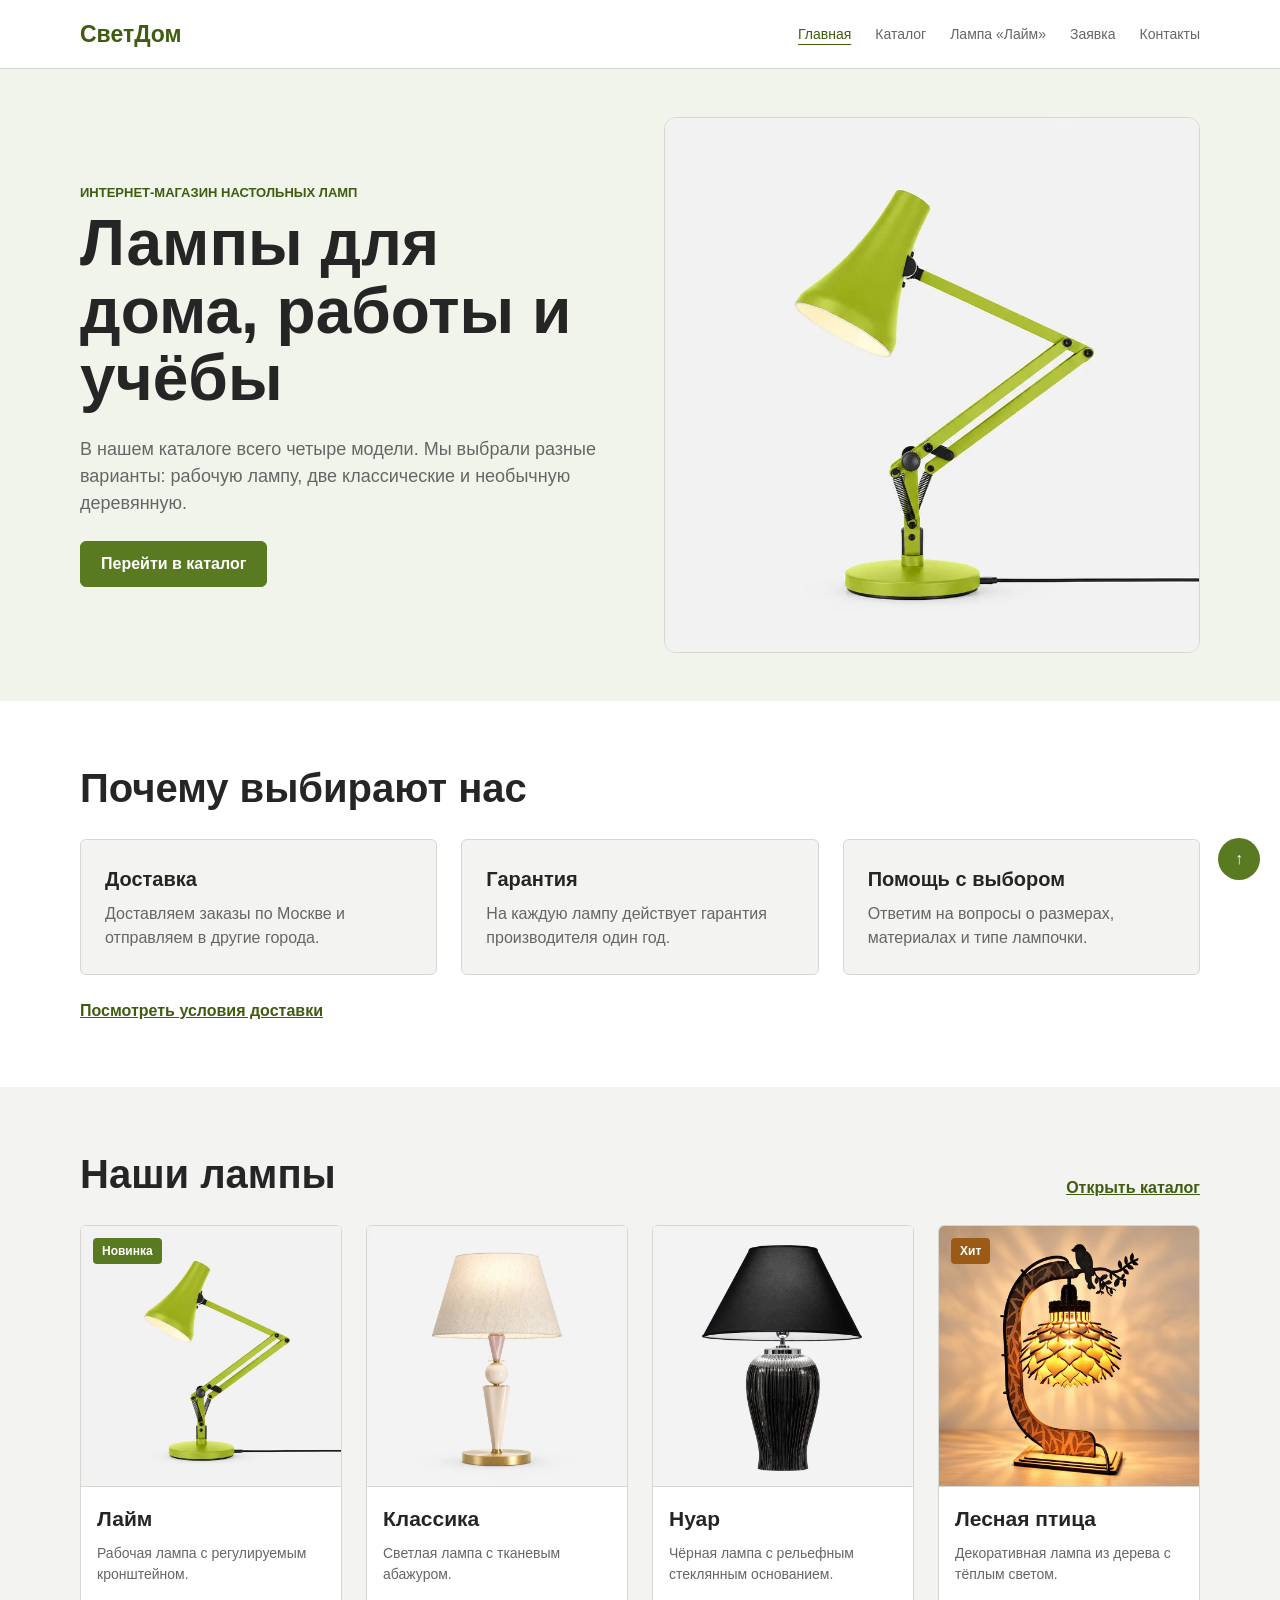
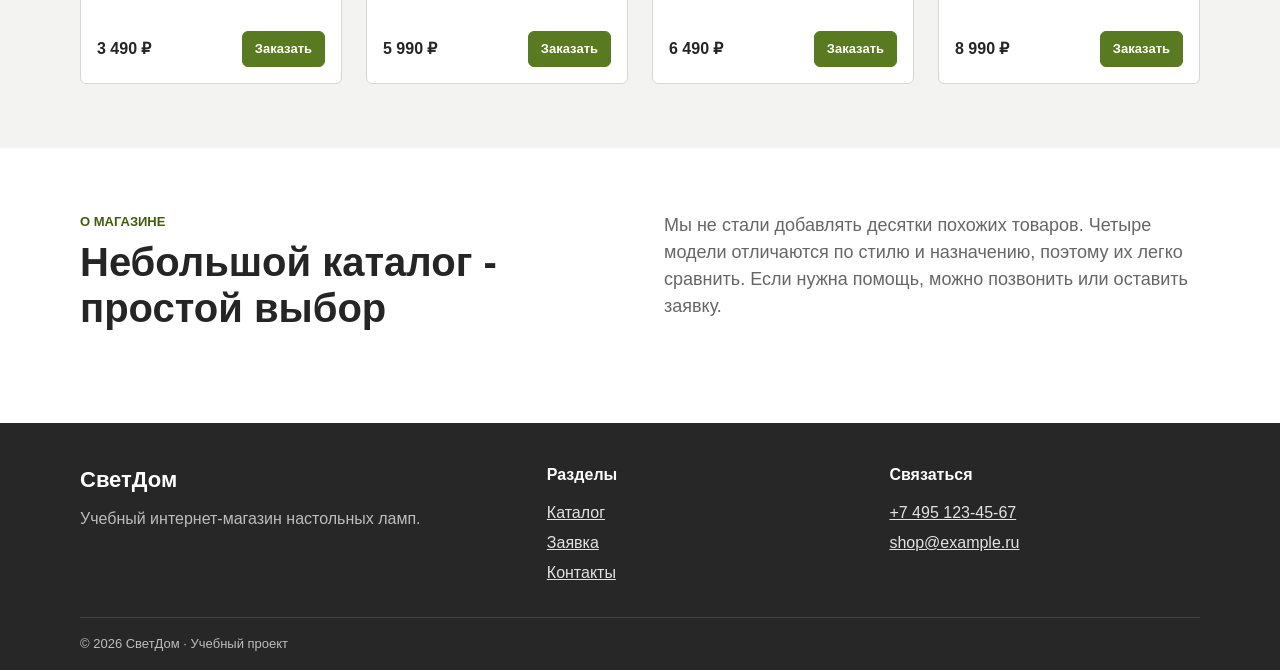
<file: index.html>
<!doctype html>
<html lang="ru">
  <head>
    <meta charset="UTF-8" />
    <meta name="viewport" content="width=device-width, initial-scale=1.0" />
    <meta
      name="description"
      content="СветДом - интернет-магазин настольных ламп для дома, работы и учёбы."
    />
    <title>СветДом - настольные лампы</title>
    <link rel="stylesheet" href="css/style.css" />
  </head>
  <body>
    <a class="skip-link" href="#main-content">Перейти к содержимому</a>

    <header class="site-header">
      <div class="site-header__inner container">
        <a class="site-header__logo" href="index.html">СветДом</a>
        <nav class="site-nav" aria-label="Основная навигация">
          <ul class="site-nav__list">
            <li>
              <a
                class="site-nav__link site-nav__link--active"
                href="index.html"
                aria-current="page"
              >
                Главная
              </a>
            </li>
            <li><a class="site-nav__link" href="catalog.html">Каталог</a></li>
            <li>
              <a class="site-nav__link" href="product.html">Лампа «Лайм»</a>
            </li>
            <li><a class="site-nav__link" href="order.html">Заявка</a></li>
            <li><a class="site-nav__link" href="contacts.html">Контакты</a></li>
          </ul>
        </nav>
      </div>
    </header>

    <main id="main-content">
      <section class="hero">
        <div class="hero__inner container">
          <div class="hero__content">
            <p class="label">Интернет-магазин настольных ламп</p>
            <h1 class="hero__title">Лампы для дома, работы и учёбы</h1>
            <p class="hero__text">
              В нашем каталоге всего четыре модели. Мы выбрали разные варианты: рабочую лампу, две
              классические и необычную деревянную.
            </p>
            <a class="button" href="catalog.html">Перейти в каталог</a>
          </div>
          <img
            class="hero__image"
            src="images/lamp-green.webp"
            alt="Зелёная настольная лампа Лайм"
            width="900"
            height="900"
          />
        </div>
      </section>

      <section class="section" id="advantages">
        <div class="container">
          <h2 class="section__title">Почему выбирают нас</h2>
          <div class="advantages">
            <article class="advantage-card">
              <h3 class="advantage-card__title">Доставка</h3>
              <p class="advantage-card__text">
                Доставляем заказы по Москве и отправляем в другие города.
              </p>
            </article>
            <article class="advantage-card">
              <h3 class="advantage-card__title">Гарантия</h3>
              <p class="advantage-card__text">
                На каждую лампу действует гарантия производителя один год.
              </p>
            </article>
            <article class="advantage-card">
              <h3 class="advantage-card__title">Помощь с выбором</h3>
              <p class="advantage-card__text">
                Ответим на вопросы о размерах, материалах и типе лампочки.
              </p>
            </article>
          </div>
          <a class="simple-link" href="#delivery-modal">Посмотреть условия доставки</a>
        </div>
      </section>

      <section class="section section--gray" id="popular">
        <div class="container">
          <div class="section__header">
            <h2 class="section__title">Наши лампы</h2>
            <a class="simple-link" href="catalog.html">Открыть каталог</a>
          </div>
          <div class="product-grid">
            <article class="product-card product-card--new">
              <span class="product-card__badge">Новинка</span>
              <a href="product.html">
                <img
                  class="product-card__image"
                  src="images/lamp-green.webp"
                  alt="Зелёная рабочая лампа Лайм"
                  width="900"
                  height="900"
                />
              </a>
              <div class="product-card__content">
                <h3 class="product-card__title">
                  <a href="product.html">Лайм</a>
                </h3>
                <p class="product-card__text">Рабочая лампа с регулируемым кронштейном.</p>
                <div class="product-card__bottom">
                  <strong>3 490 ₽</strong>
                  <a class="button button--small" href="order.html#order-form">Заказать</a>
                </div>
              </div>
            </article>
            <article class="product-card">
              <a href="catalog.html">
                <img
                  class="product-card__image"
                  src="images/lamp-beige.webp"
                  alt="Бежевая лампа Классика"
                  width="900"
                  height="900"
                />
              </a>
              <div class="product-card__content">
                <h3 class="product-card__title">
                  <a href="catalog.html">Классика</a>
                </h3>
                <p class="product-card__text">Светлая лампа с тканевым абажуром.</p>
                <div class="product-card__bottom">
                  <strong>5 990 ₽</strong>
                  <a class="button button--small" href="order.html#order-form">Заказать</a>
                </div>
              </div>
            </article>
            <article class="product-card">
              <a href="catalog.html">
                <img
                  class="product-card__image"
                  src="images/lamp-black.webp"
                  alt="Чёрная лампа Нуар"
                  width="900"
                  height="900"
                />
              </a>
              <div class="product-card__content">
                <h3 class="product-card__title">
                  <a href="catalog.html">Нуар</a>
                </h3>
                <p class="product-card__text">Чёрная лампа с рельефным стеклянным основанием.</p>
                <div class="product-card__bottom">
                  <strong>6 490 ₽</strong>
                  <a class="button button--small" href="order.html#order-form">Заказать</a>
                </div>
              </div>
            </article>
            <article class="product-card product-card--hit">
              <span class="product-card__badge">Хит</span>
              <a href="catalog.html">
                <img
                  class="product-card__image"
                  src="images/lamp-bird.webp"
                  alt="Деревянная лампа Лесная птица"
                  width="900"
                  height="900"
                />
              </a>
              <div class="product-card__content">
                <h3 class="product-card__title">
                  <a href="catalog.html">Лесная птица</a>
                </h3>
                <p class="product-card__text">Декоративная лампа из дерева с тёплым светом.</p>
                <div class="product-card__bottom">
                  <strong>8 990 ₽</strong>
                  <a class="button button--small" href="order.html#order-form">Заказать</a>
                </div>
              </div>
            </article>
          </div>
        </div>
      </section>

      <section class="section">
        <div class="about container">
          <div>
            <p class="label">О магазине</p>
            <h2 class="section__title">Небольшой каталог - простой выбор</h2>
          </div>
          <p>
            Мы не стали добавлять десятки похожих товаров. Четыре модели отличаются по стилю и
            назначению, поэтому их легко сравнить. Если нужна помощь, можно позвонить или оставить
            заявку.
          </p>
        </div>
      </section>
    </main>

    <footer class="site-footer">
      <div class="site-footer__inner container">
        <div>
          <strong class="site-footer__logo">СветДом</strong>
          <p>Учебный интернет-магазин настольных ламп.</p>
        </div>
        <div>
          <h2 class="site-footer__title">Разделы</h2>
          <a href="catalog.html">Каталог</a>
          <a href="order.html">Заявка</a>
          <a href="contacts.html">Контакты</a>
        </div>
        <div>
          <h2 class="site-footer__title">Связаться</h2>
          <a href="tel:+74951234567">+7 495 123-45-67</a>
          <a href="mailto:shop@example.ru">shop@example.ru</a>
        </div>
      </div>
      <div class="site-footer__bottom container">© 2026 СветДом · Учебный проект</div>
    </footer>

    <a class="back-to-top" href="#main-content" aria-label="Наверх">↑</a>

    <section class="modal" id="delivery-modal" aria-labelledby="delivery-title">
      <a class="modal__background" href="#advantages" aria-label="Закрыть окно"></a>
      <div class="modal__content">
        <a class="modal__close" href="#advantages" aria-label="Закрыть окно">×</a>
        <h2 id="delivery-title">Условия доставки</h2>
        <p>
          По Москве заказ доставляется за 1-2 дня. В другие города отправляем транспортной
          компанией. Стоимость рассчитывается отдельно.
        </p>
        <a class="button" href="order.html#order-form">Перейти к заявке</a>
      </div>
    </section>
  </body>
</html>
</file>
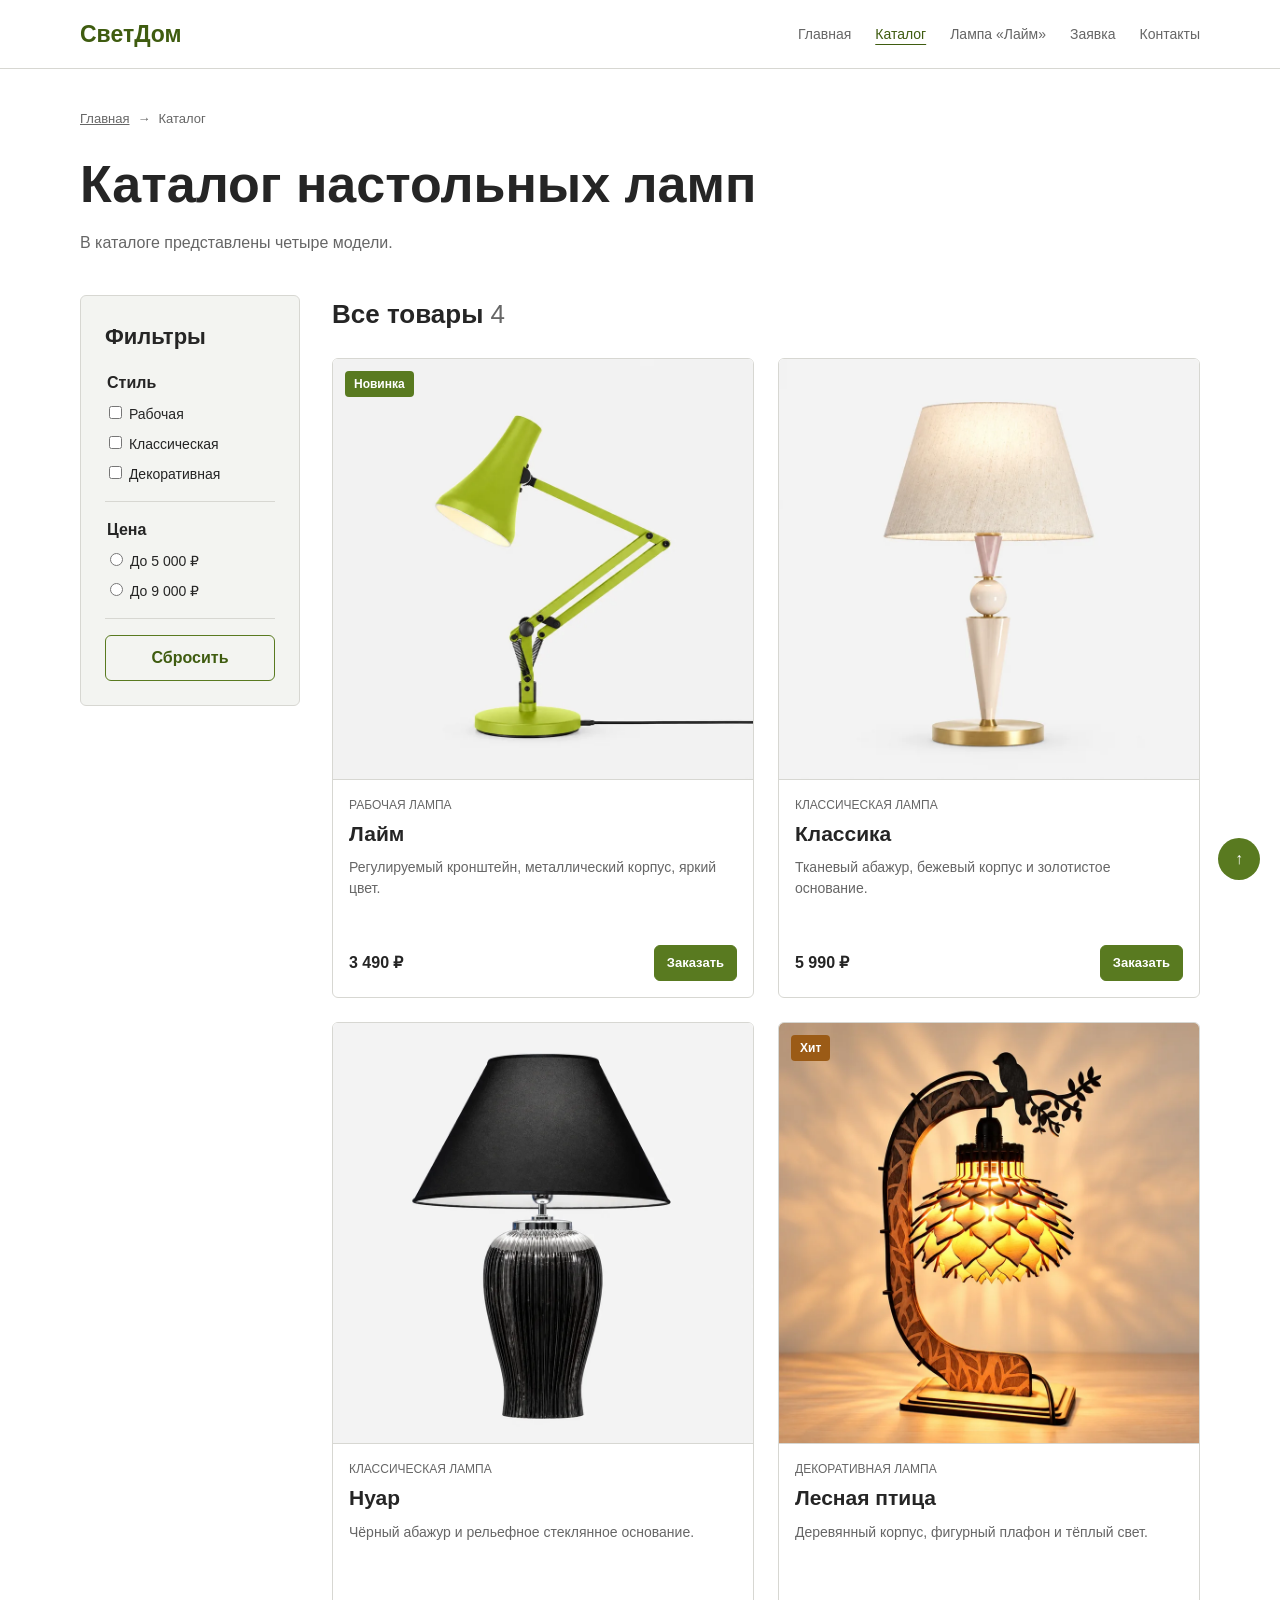
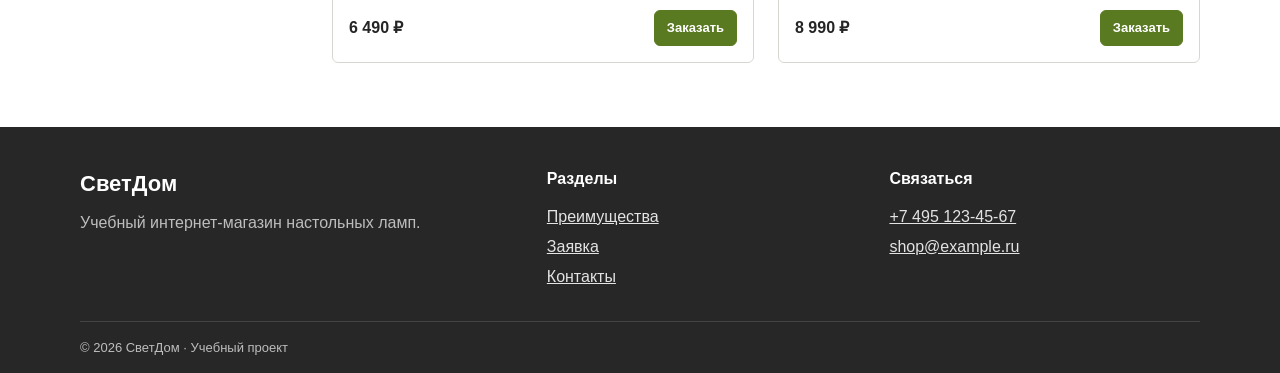
<file: catalog.html>
<!doctype html>
<html lang="ru">
  <head>
    <meta charset="UTF-8" />
    <meta name="viewport" content="width=device-width, initial-scale=1.0" />
    <meta name="description" content="Каталог из четырёх настольных ламп магазина СветДом." />
    <title>Каталог ламп - СветДом</title>
    <link rel="stylesheet" href="css/style.css" />
  </head>
  <body>
    <a class="skip-link" href="#main-content">Перейти к содержимому</a>
    <header class="site-header">
      <div class="site-header__inner container">
        <a class="site-header__logo" href="index.html">СветДом</a>
        <nav class="site-nav" aria-label="Основная навигация">
          <ul class="site-nav__list">
            <li><a class="site-nav__link" href="index.html">Главная</a></li>
            <li>
              <a
                class="site-nav__link site-nav__link--active"
                href="catalog.html"
                aria-current="page"
              >
                Каталог
              </a>
            </li>
            <li>
              <a class="site-nav__link" href="product.html">Лампа «Лайм»</a>
            </li>
            <li><a class="site-nav__link" href="order.html">Заявка</a></li>
            <li><a class="site-nav__link" href="contacts.html">Контакты</a></li>
          </ul>
        </nav>
      </div>
    </header>

    <main id="main-content">
      <div class="page-title container">
        <nav class="breadcrumbs" aria-label="Хлебные крошки">
          <a href="index.html">Главная</a>
          <span>→</span>
          <span aria-current="page">Каталог</span>
        </nav>
        <h1>Каталог настольных ламп</h1>
        <p>В каталоге представлены четыре модели.</p>
      </div>

      <div class="catalog container">
        <aside class="filter">
          <h2 class="filter__title">Фильтры</h2>
          <form class="filter__form">
            <fieldset class="filter__group">
              <legend>Стиль</legend>
              <label for="style-work">
                <input id="style-work" type="checkbox" name="style" value="work" />
                Рабочая
              </label>
              <label for="style-classic">
                <input id="style-classic" type="checkbox" name="style" value="classic" />
                Классическая
              </label>
              <label for="style-decor">
                <input id="style-decor" type="checkbox" name="style" value="decor" />
                Декоративная
              </label>
            </fieldset>
            <fieldset class="filter__group">
              <legend>Цена</legend>
              <label for="price-5000">
                <input id="price-5000" type="radio" name="price" value="5000" />
                До 5 000 ₽
              </label>
              <label for="price-9000">
                <input id="price-9000" type="radio" name="price" value="9000" />
                До 9 000 ₽
              </label>
            </fieldset>
            <button class="button button--outline" type="reset">Сбросить</button>
          </form>
        </aside>

        <section class="catalog__products" aria-labelledby="catalog-heading">
          <h2 class="catalog__heading" id="catalog-heading">
            Все товары
            <span>4</span>
          </h2>
          <div class="product-grid product-grid--catalog">
            <article class="product-card product-card--new">
              <span class="product-card__badge">Новинка</span>
              <a href="product.html">
                <img
                  class="product-card__image"
                  src="images/lamp-green.webp"
                  alt="Зелёная рабочая лампа Лайм"
                  width="900"
                  height="900"
                />
              </a>
              <div class="product-card__content">
                <p class="product-card__category">Рабочая лампа</p>
                <h3 class="product-card__title">
                  <a href="product.html">Лайм</a>
                </h3>
                <p class="product-card__text">
                  Регулируемый кронштейн, металлический корпус, яркий цвет.
                </p>
                <div class="product-card__bottom">
                  <strong>3 490 ₽</strong>
                  <a class="button button--small" href="order.html#order-form">Заказать</a>
                </div>
              </div>
            </article>
            <article class="product-card">
              <img
                class="product-card__image"
                src="images/lamp-beige.webp"
                alt="Бежевая лампа Классика"
                width="900"
                height="900"
              />
              <div class="product-card__content">
                <p class="product-card__category">Классическая лампа</p>
                <h3 class="product-card__title">Классика</h3>
                <p class="product-card__text">
                  Тканевый абажур, бежевый корпус и золотистое основание.
                </p>
                <div class="product-card__bottom">
                  <strong>5 990 ₽</strong>
                  <a class="button button--small" href="order.html#order-form">Заказать</a>
                </div>
              </div>
            </article>
            <article class="product-card">
              <img
                class="product-card__image"
                src="images/lamp-black.webp"
                alt="Чёрная лампа Нуар"
                width="900"
                height="900"
              />
              <div class="product-card__content">
                <p class="product-card__category">Классическая лампа</p>
                <h3 class="product-card__title">Нуар</h3>
                <p class="product-card__text">Чёрный абажур и рельефное стеклянное основание.</p>
                <div class="product-card__bottom">
                  <strong>6 490 ₽</strong>
                  <a class="button button--small" href="order.html#order-form">Заказать</a>
                </div>
              </div>
            </article>
            <article class="product-card product-card--hit">
              <span class="product-card__badge">Хит</span>
              <img
                class="product-card__image"
                src="images/lamp-bird.webp"
                alt="Деревянная лампа Лесная птица"
                width="900"
                height="900"
              />
              <div class="product-card__content">
                <p class="product-card__category">Декоративная лампа</p>
                <h3 class="product-card__title">Лесная птица</h3>
                <p class="product-card__text">Деревянный корпус, фигурный плафон и тёплый свет.</p>
                <div class="product-card__bottom">
                  <strong>8 990 ₽</strong>
                  <a class="button button--small" href="order.html#order-form">Заказать</a>
                </div>
              </div>
            </article>
          </div>
        </section>
      </div>
    </main>

    <footer class="site-footer">
      <div class="site-footer__inner container">
        <div>
          <strong class="site-footer__logo">СветДом</strong>
          <p>Учебный интернет-магазин настольных ламп.</p>
        </div>
        <div>
          <h2 class="site-footer__title">Разделы</h2>
          <a href="index.html#advantages">Преимущества</a>
          <a href="order.html">Заявка</a>
          <a href="contacts.html">Контакты</a>
        </div>
        <div>
          <h2 class="site-footer__title">Связаться</h2>
          <a href="tel:+74951234567">+7 495 123-45-67</a>
          <a href="mailto:shop@example.ru">shop@example.ru</a>
        </div>
      </div>
      <div class="site-footer__bottom container">© 2026 СветДом · Учебный проект</div>
    </footer>
    <a class="back-to-top" href="#main-content" aria-label="Наверх">↑</a>
  </body>
</html>
</file>
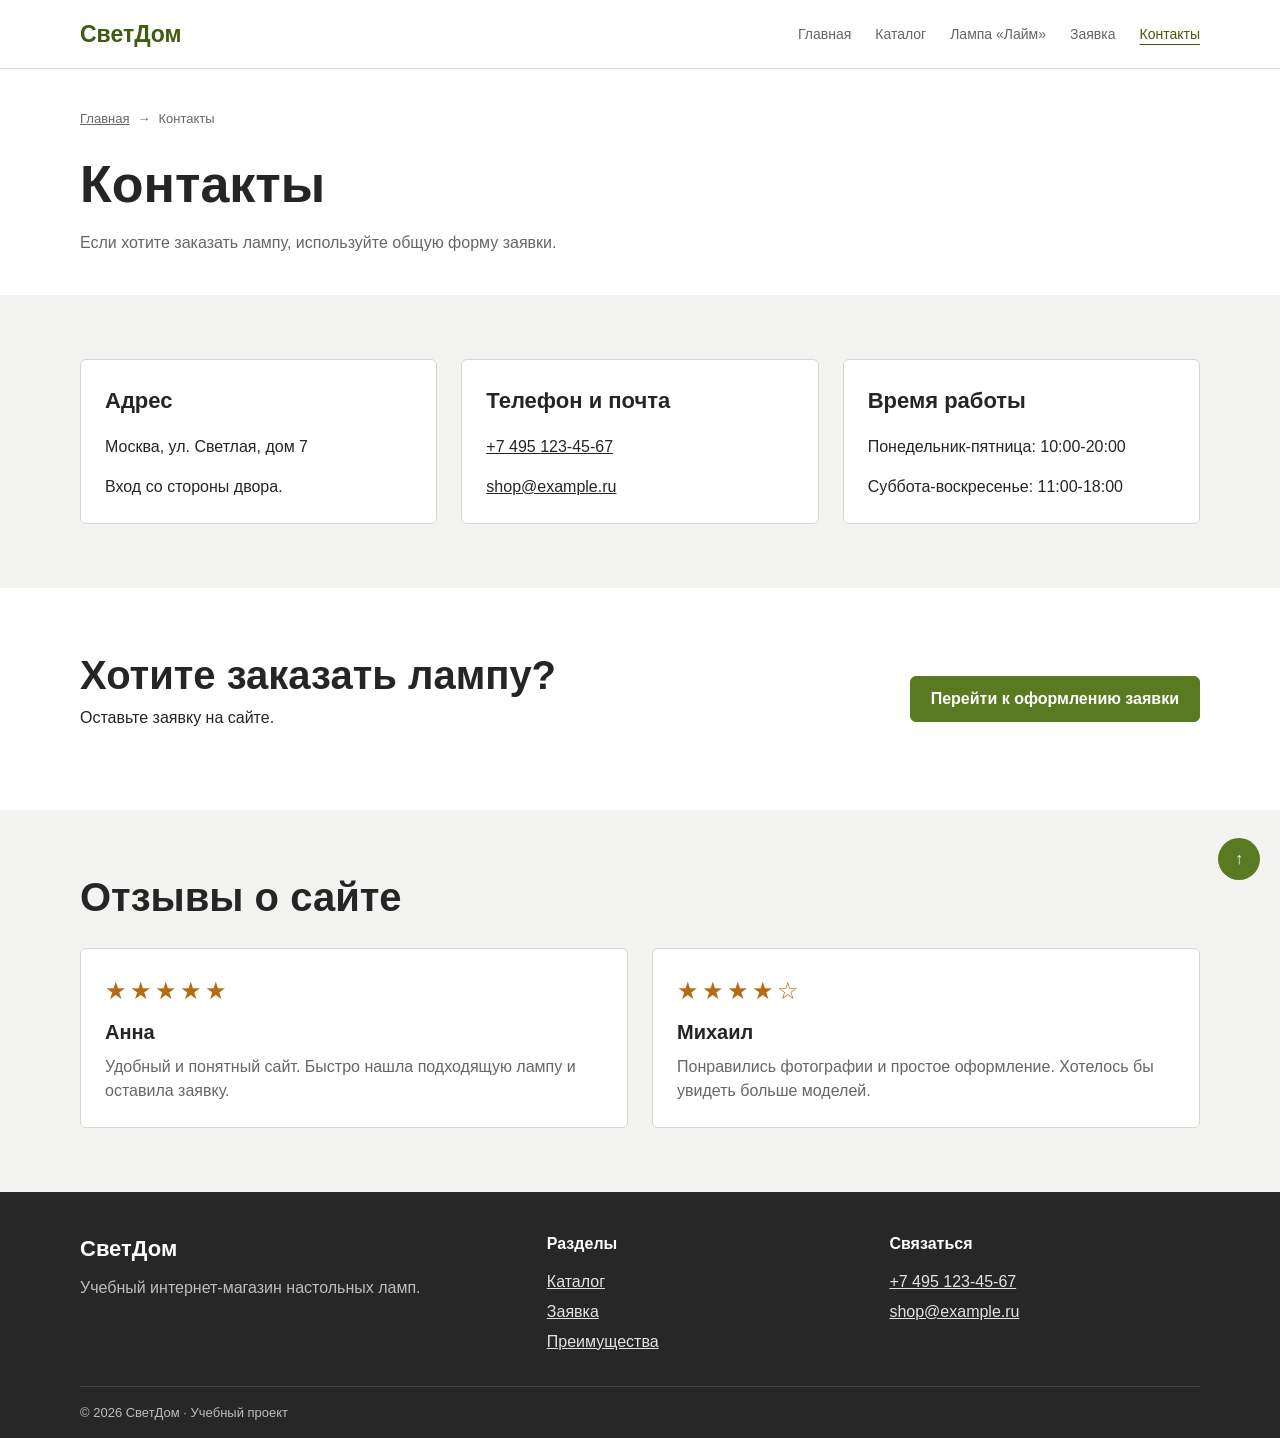
<file: contacts.html>
<!doctype html>
<html lang="ru">
  <head>
    <meta charset="UTF-8" />
    <meta name="viewport" content="width=device-width, initial-scale=1.0" />
    <meta
      name="description"
      content="Контакты учебного интернет-магазина настольных ламп СветДом."
    />
    <title>Контакты - СветДом</title>
    <link rel="stylesheet" href="css/style.css" />
  </head>
  <body>
    <a class="skip-link" href="#main-content">Перейти к содержимому</a>
    <header class="site-header">
      <div class="site-header__inner container">
        <a class="site-header__logo" href="index.html">СветДом</a>
        <nav class="site-nav" aria-label="Основная навигация">
          <ul class="site-nav__list">
            <li><a class="site-nav__link" href="index.html">Главная</a></li>
            <li><a class="site-nav__link" href="catalog.html">Каталог</a></li>
            <li>
              <a class="site-nav__link" href="product.html">Лампа «Лайм»</a>
            </li>
            <li><a class="site-nav__link" href="order.html">Заявка</a></li>
            <li>
              <a
                class="site-nav__link site-nav__link--active"
                href="contacts.html"
                aria-current="page"
              >
                Контакты
              </a>
            </li>
          </ul>
        </nav>
      </div>
    </header>

    <main id="main-content">
      <div class="page-title container">
        <nav class="breadcrumbs" aria-label="Хлебные крошки">
          <a href="index.html">Главная</a>
          <span>→</span>
          <span aria-current="page">Контакты</span>
        </nav>
        <h1>Контакты</h1>
        <p>Если хотите заказать лампу, используйте общую форму заявки.</p>
      </div>

      <section class="section section--gray">
        <div class="contacts container">
          <article class="contact-card">
            <h2>Адрес</h2>
            <p>Москва, ул. Светлая, дом 7</p>
            <p>Вход со стороны двора.</p>
          </article>
          <article class="contact-card">
            <h2>Телефон и почта</h2>
            <p><a href="tel:+74951234567">+7 495 123-45-67</a></p>
            <p><a href="mailto:shop@example.ru">shop@example.ru</a></p>
          </article>
          <article class="contact-card">
            <h2>Время работы</h2>
            <p>Понедельник-пятница: 10:00-20:00</p>
            <p>Суббота-воскресенье: 11:00-18:00</p>
          </article>
        </div>
      </section>

      <section class="section">
        <div class="contact-action container">
          <div>
            <h2 class="section__title">Хотите заказать лампу?</h2>
            <p>Оставьте заявку на сайте.</p>
          </div>
          <a class="button" href="order.html#order-form">Перейти к оформлению заявки</a>
        </div>
      </section>

      <section class="section section--gray">
        <div class="container">
          <h2 class="section__title">Отзывы о сайте</h2>
          <div class="reviews">
            <article class="review-card">
              <p class="review-card__stars" aria-label="Оценка 5 из 5">★★★★★</p>
              <h3 class="review-card__author">Анна</h3>
              <p class="review-card__text">
                Удобный и понятный сайт. Быстро нашла подходящую лампу и оставила заявку.
              </p>
            </article>
            <article class="review-card">
              <p class="review-card__stars" aria-label="Оценка 4 из 5">★★★★☆</p>
              <h3 class="review-card__author">Михаил</h3>
              <p class="review-card__text">
                Понравились фотографии и простое оформление. Хотелось бы увидеть больше моделей.
              </p>
            </article>
          </div>
        </div>
      </section>
    </main>

    <footer class="site-footer">
      <div class="site-footer__inner container">
        <div>
          <strong class="site-footer__logo">СветДом</strong>
          <p>Учебный интернет-магазин настольных ламп.</p>
        </div>
        <div>
          <h2 class="site-footer__title">Разделы</h2>
          <a href="catalog.html">Каталог</a>
          <a href="order.html">Заявка</a>
          <a href="index.html#advantages">Преимущества</a>
        </div>
        <div>
          <h2 class="site-footer__title">Связаться</h2>
          <a href="tel:+74951234567">+7 495 123-45-67</a>
          <a href="mailto:shop@example.ru">shop@example.ru</a>
        </div>
      </div>
      <div class="site-footer__bottom container">© 2026 СветДом · Учебный проект</div>
    </footer>
    <a class="back-to-top" href="#main-content" aria-label="Наверх">↑</a>
  </body>
</html>
</file>
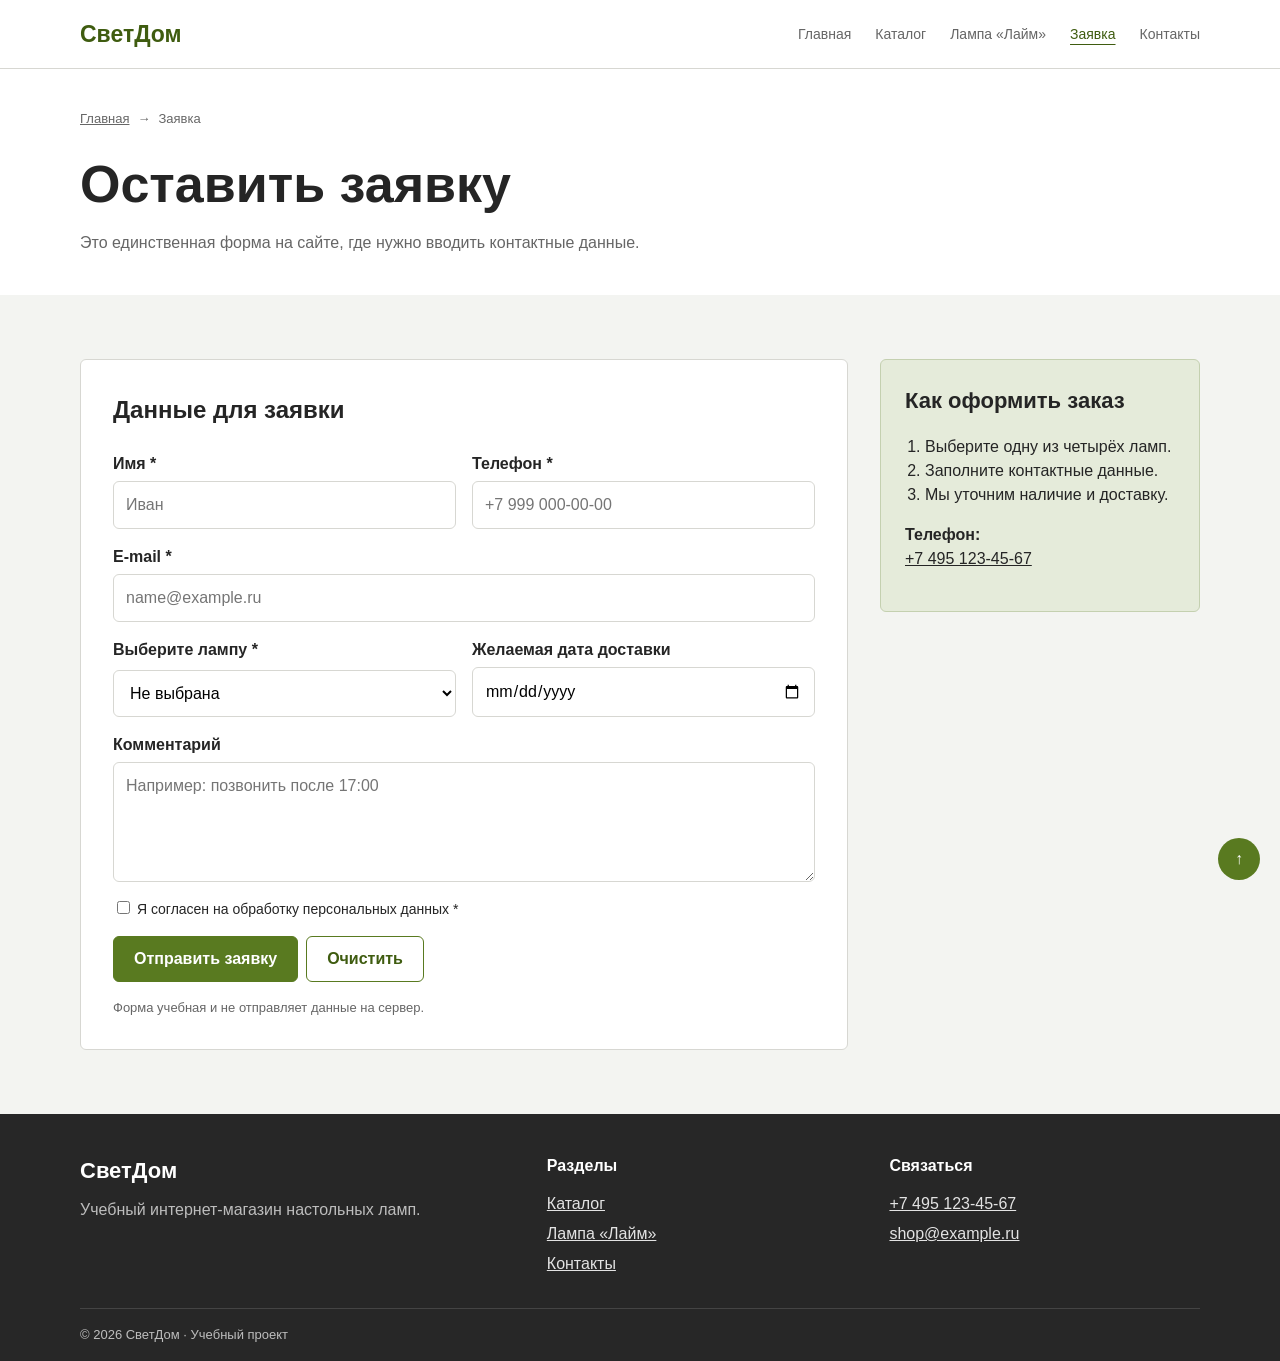
<file: order.html>
<!doctype html>
<html lang="ru">
  <head>
    <meta charset="UTF-8" />
    <meta name="viewport" content="width=device-width, initial-scale=1.0" />
    <meta
      name="description"
      content="Форма заявки на покупку настольной лампы в магазине СветДом."
    />
    <title>Оставить заявку - СветДом</title>
    <link rel="stylesheet" href="css/style.css" />
  </head>
  <body>
    <a class="skip-link" href="#main-content">Перейти к содержимому</a>
    <header class="site-header">
      <div class="site-header__inner container">
        <a class="site-header__logo" href="index.html">СветДом</a>
        <nav class="site-nav" aria-label="Основная навигация">
          <ul class="site-nav__list">
            <li><a class="site-nav__link" href="index.html">Главная</a></li>
            <li><a class="site-nav__link" href="catalog.html">Каталог</a></li>
            <li>
              <a class="site-nav__link" href="product.html">Лампа «Лайм»</a>
            </li>
            <li>
              <a
                class="site-nav__link site-nav__link--active"
                href="order.html"
                aria-current="page"
              >
                Заявка
              </a>
            </li>
            <li><a class="site-nav__link" href="contacts.html">Контакты</a></li>
          </ul>
        </nav>
      </div>
    </header>

    <main id="main-content">
      <div class="page-title container">
        <nav class="breadcrumbs" aria-label="Хлебные крошки">
          <a href="index.html">Главная</a>
          <span>→</span>
          <span aria-current="page">Заявка</span>
        </nav>
        <h1>Оставить заявку</h1>
        <p>Это единственная форма на сайте, где нужно вводить контактные данные.</p>
      </div>

      <section class="section section--gray">
        <div class="order-layout container">
          <form class="order-form" id="order-form" action="order.html#order-form" method="get">
            <h2 class="order-form__title">Данные для заявки</h2>
            <div class="order-form__row">
              <div class="order-form__field">
                <label for="name">Имя *</label>
                <input
                  id="name"
                  name="name"
                  type="text"
                  minlength="2"
                  placeholder="Иван"
                  autocomplete="name"
                  required
                />
              </div>
              <div class="order-form__field">
                <label for="phone">Телефон *</label>
                <input
                  id="phone"
                  name="phone"
                  type="tel"
                  pattern="[+0-9 ()-]{10,20}"
                  placeholder="+7 999 000-00-00"
                  autocomplete="tel"
                  required
                />
              </div>
            </div>
            <div class="order-form__field">
              <label for="email">E-mail *</label>
              <input
                id="email"
                name="email"
                type="email"
                placeholder="name@example.ru"
                autocomplete="email"
                required
              />
            </div>
            <div class="order-form__row">
              <div class="order-form__field">
                <label for="product">Выберите лампу *</label>
                <select id="product" name="product" required>
                  <option value="">Не выбрана</option>
                  <option>Лайм - 3 490 ₽</option>
                  <option>Классика - 5 990 ₽</option>
                  <option>Нуар - 6 490 ₽</option>
                  <option>Лесная птица - 8 990 ₽</option>
                </select>
              </div>
              <div class="order-form__field">
                <label for="date">Желаемая дата доставки</label>
                <input id="date" name="date" type="date" />
              </div>
            </div>
            <div class="order-form__field">
              <label for="message">Комментарий</label>
              <textarea
                id="message"
                name="message"
                rows="4"
                placeholder="Например: позвонить после 17:00"
              ></textarea>
            </div>
            <label class="order-form__checkbox" for="agreement">
              <input id="agreement" name="agreement" type="checkbox" required />
              Я согласен на обработку персональных данных *
            </label>
            <div class="order-form__actions">
              <button class="button" type="submit">Отправить заявку</button>
              <button class="button button--outline" type="reset">Очистить</button>
            </div>
            <p class="order-form__note">Форма учебная и не отправляет данные на сервер.</p>
          </form>

          <aside class="order-info">
            <h2>Как оформить заказ</h2>
            <ol>
              <li>Выберите одну из четырёх ламп.</li>
              <li>Заполните контактные данные.</li>
              <li>Мы уточним наличие и доставку.</li>
            </ol>
            <p>
              <strong>Телефон:</strong>
              <br />
              <a href="tel:+74951234567">+7 495 123-45-67</a>
            </p>
          </aside>
        </div>
      </section>
    </main>

    <footer class="site-footer">
      <div class="site-footer__inner container">
        <div>
          <strong class="site-footer__logo">СветДом</strong>
          <p>Учебный интернет-магазин настольных ламп.</p>
        </div>
        <div>
          <h2 class="site-footer__title">Разделы</h2>
          <a href="catalog.html">Каталог</a>
          <a href="product.html">Лампа «Лайм»</a>
          <a href="contacts.html">Контакты</a>
        </div>
        <div>
          <h2 class="site-footer__title">Связаться</h2>
          <a href="tel:+74951234567">+7 495 123-45-67</a>
          <a href="mailto:shop@example.ru">shop@example.ru</a>
        </div>
      </div>
      <div class="site-footer__bottom container">© 2026 СветДом · Учебный проект</div>
    </footer>
    <a class="back-to-top" href="#main-content" aria-label="Наверх">↑</a>
  </body>
</html>
</file>
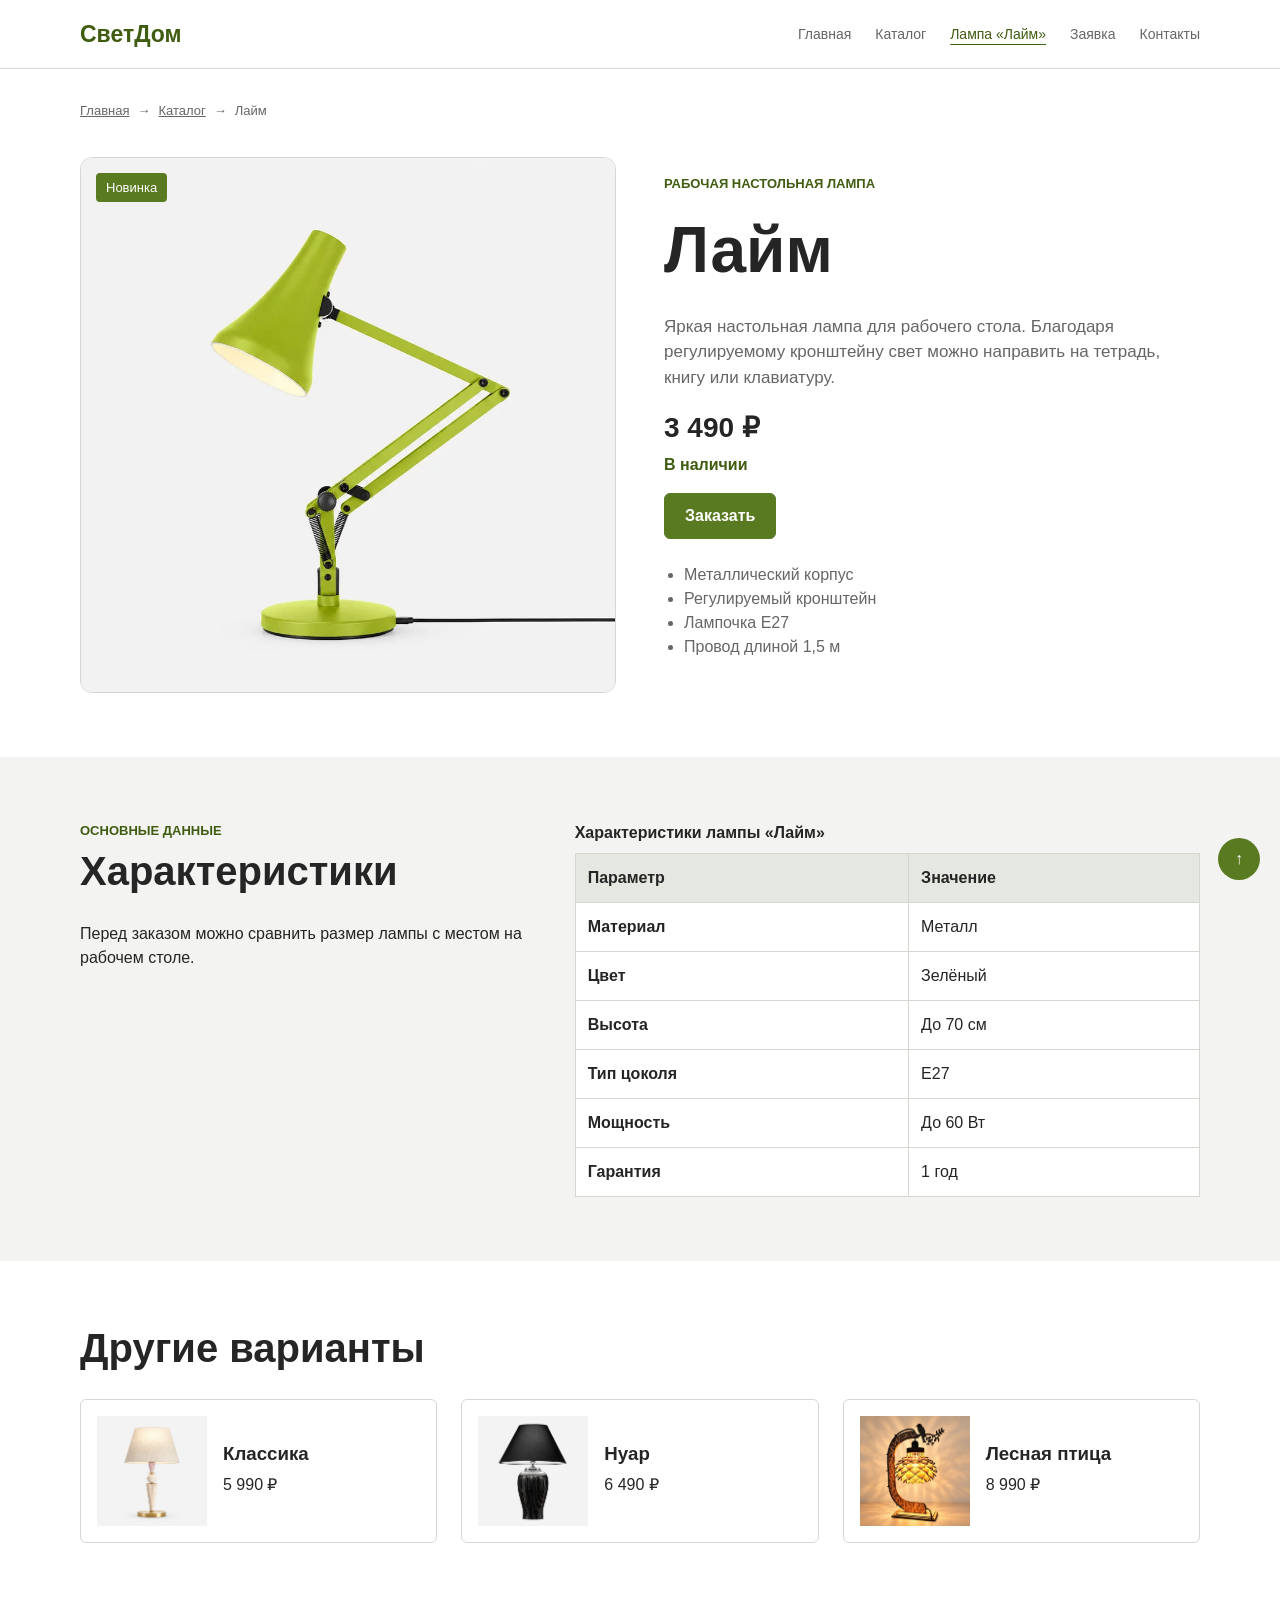
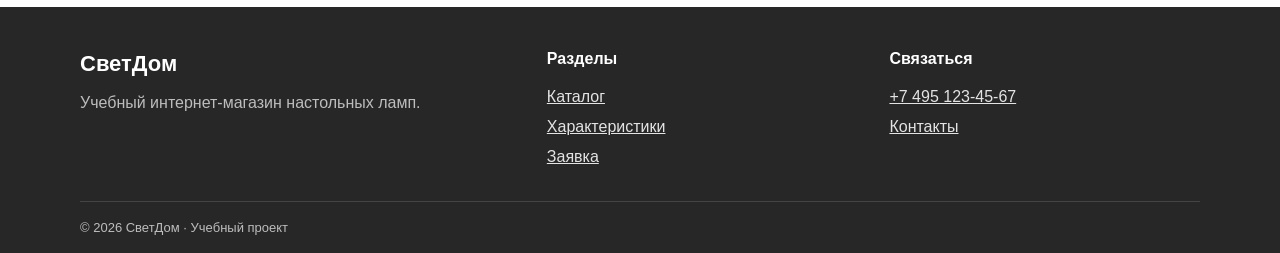
<file: product.html>
<!doctype html>
<html lang="ru">
  <head>
    <meta charset="UTF-8" />
    <meta name="viewport" content="width=device-width, initial-scale=1.0" />
    <meta
      name="description"
      content="Зелёная рабочая настольная лампа Лайм с регулируемым кронштейном."
    />
    <title>Лампа «Лайм» - СветДом</title>
    <link rel="stylesheet" href="css/style.css" />
  </head>
  <body>
    <a class="skip-link" href="#main-content">Перейти к содержимому</a>
    <header class="site-header">
      <div class="site-header__inner container">
        <a class="site-header__logo" href="index.html">СветДом</a>
        <nav class="site-nav" aria-label="Основная навигация">
          <ul class="site-nav__list">
            <li><a class="site-nav__link" href="index.html">Главная</a></li>
            <li><a class="site-nav__link" href="catalog.html">Каталог</a></li>
            <li>
              <a
                class="site-nav__link site-nav__link--active"
                href="product.html"
                aria-current="page"
              >
                Лампа «Лайм»
              </a>
            </li>
            <li><a class="site-nav__link" href="order.html">Заявка</a></li>
            <li><a class="site-nav__link" href="contacts.html">Контакты</a></li>
          </ul>
        </nav>
      </div>
    </header>

    <main id="main-content">
      <div class="container">
        <nav class="breadcrumbs breadcrumbs--page" aria-label="Хлебные крошки">
          <a href="index.html">Главная</a>
          <span>→</span>
          <a href="catalog.html">Каталог</a>
          <span>→</span>
          <span aria-current="page">Лайм</span>
        </nav>
      </div>

      <article class="product-detail container">
        <div class="product-detail__photo">
          <span class="product-detail__badge">Новинка</span>
          <img
            src="images/lamp-green.webp"
            alt="Зелёная настольная лампа Лайм"
            width="900"
            height="900"
          />
        </div>
        <div class="product-detail__content">
          <p class="label">Рабочая настольная лампа</p>
          <h1 class="product-detail__title">Лайм</h1>
          <p class="product-detail__description">
            Яркая настольная лампа для рабочего стола. Благодаря регулируемому кронштейну свет можно
            направить на тетрадь, книгу или клавиатуру.
          </p>
          <p class="product-detail__price">3 490 ₽</p>
          <p class="product-detail__stock">В наличии</p>
          <a class="button" href="order.html#order-form">Заказать</a>
          <ul class="product-detail__list">
            <li>Металлический корпус</li>
            <li>Регулируемый кронштейн</li>
            <li>Лампочка E27</li>
            <li>Провод длиной 1,5 м</li>
          </ul>
        </div>
      </article>

      <section class="section section--gray" id="specifications">
        <div class="container specs">
          <div>
            <p class="label">Основные данные</p>
            <h2 class="section__title">Характеристики</h2>
            <p>Перед заказом можно сравнить размер лампы с местом на рабочем столе.</p>
          </div>
          <div class="table-wrapper">
            <table class="specs-table">
              <caption>Характеристики лампы «Лайм»</caption>
              <thead>
                <tr>
                  <th scope="col">Параметр</th>
                  <th scope="col">Значение</th>
                </tr>
              </thead>
              <tbody>
                <tr>
                  <th scope="row">Материал</th>
                  <td>Металл</td>
                </tr>
                <tr>
                  <th scope="row">Цвет</th>
                  <td>Зелёный</td>
                </tr>
                <tr>
                  <th scope="row">Высота</th>
                  <td>До 70 см</td>
                </tr>
                <tr>
                  <th scope="row">Тип цоколя</th>
                  <td>E27</td>
                </tr>
                <tr>
                  <th scope="row">Мощность</th>
                  <td>До 60 Вт</td>
                </tr>
                <tr>
                  <th scope="row">Гарантия</th>
                  <td>1 год</td>
                </tr>
              </tbody>
            </table>
          </div>
        </div>
      </section>

      <section class="section">
        <div class="container">
          <h2 class="section__title">Другие варианты</h2>
          <div class="small-products">
            <article class="small-product">
              <img src="images/lamp-beige.webp" alt="Лампа Классика" width="900" height="900" />
              <div>
                <h3>Классика</h3>
                <p>5 990 ₽</p>
              </div>
            </article>
            <article class="small-product">
              <img src="images/lamp-black.webp" alt="Лампа Нуар" width="900" height="900" />
              <div>
                <h3>Нуар</h3>
                <p>6 490 ₽</p>
              </div>
            </article>
            <article class="small-product">
              <img src="images/lamp-bird.webp" alt="Лампа Лесная птица" width="900" height="900" />
              <div>
                <h3>Лесная птица</h3>
                <p>8 990 ₽</p>
              </div>
            </article>
          </div>
        </div>
      </section>
    </main>

    <footer class="site-footer">
      <div class="site-footer__inner container">
        <div>
          <strong class="site-footer__logo">СветДом</strong>
          <p>Учебный интернет-магазин настольных ламп.</p>
        </div>
        <div>
          <h2 class="site-footer__title">Разделы</h2>
          <a href="catalog.html">Каталог</a>
          <a href="#specifications">Характеристики</a>
          <a href="order.html">Заявка</a>
        </div>
        <div>
          <h2 class="site-footer__title">Связаться</h2>
          <a href="tel:+74951234567">+7 495 123-45-67</a>
          <a href="contacts.html">Контакты</a>
        </div>
      </div>
      <div class="site-footer__bottom container">© 2026 СветДом · Учебный проект</div>
    </footer>
    <a class="back-to-top" href="#main-content" aria-label="Наверх">↑</a>
  </body>
</html>
</file>
<file: css/style.css>
:root {
  --color-bg: #ffffff;
  --color-light: #f3f4f1;
  --color-text: #252525;
  --color-muted: #666666;
  --color-primary: #597a20;
  --color-primary-dark: #3f5c10;
  --color-border: #d7d7d2;
  --color-white: #ffffff;
  --color-danger: #a52a2a;
  --space-sm: 8px;
  --space-md: 16px;
  --space-lg: 24px;
  --space-xl: 40px;
  --radius-sm: 6px;
  --radius-md: 12px;
  --container: 1120px;
}

*,
*::before,
*::after {
  box-sizing: border-box;
}

html {
  scroll-behavior: smooth;
}

body {
  margin: 0;
  color: var(--color-text);
  background: var(--color-bg);
  font-family: Arial, Helvetica, sans-serif;
  line-height: 1.5;
}

main {
  min-height: calc(100vh - 309px);
}

img {
  display: block;
  max-width: 100%;
  height: auto;
}

a {
  color: inherit;
}

button,
input,
select,
textarea {
  font: inherit;
}

h1,
h2,
h3,
p {
  margin-top: 0;
}

:focus-visible {
  outline: 3px solid #246ac2;
  outline-offset: 3px;
}

.container {
  width: min(calc(100% - 32px), var(--container));
  margin: 0 auto;
}

.skip-link {
  position: fixed;
  top: 10px;
  left: 10px;
  z-index: 200;
  padding: 10px 14px;
  color: var(--color-white);
  background: var(--color-text);
  transform: translateY(-150%);
}

.skip-link:focus {
  transform: translateY(0);
}

.label {
  margin-bottom: var(--space-sm);
  color: var(--color-primary-dark);
  font-size: 13px;
  font-weight: 700;
  text-transform: uppercase;
}

.section {
  padding: 64px 0;
}

.section--gray {
  background: var(--color-light);
}

.section__title {
  margin-bottom: 28px;
  font-size: clamp(28px, 4vw, 40px);
  line-height: 1.15;
}

.section__header {
  display: flex;
  align-items: center;
  justify-content: space-between;
  gap: var(--space-md);
}

.simple-link {
  color: var(--color-primary-dark);
  font-weight: 700;
}

/* Шапка и навигация */
.site-header {
  position: sticky;
  top: 0;
  z-index: 50;
  background: var(--color-white);
  border-bottom: 1px solid var(--color-border);
}

.site-header__inner {
  display: flex;
  min-height: 68px;
  align-items: center;
  justify-content: space-between;
  gap: var(--space-lg);
}

.site-header__logo {
  color: var(--color-primary-dark);
  font-size: 23px;
  font-weight: 800;
  text-decoration: none;
}

.site-nav__list {
  display: flex;
  align-items: center;
  gap: var(--space-lg);
  padding: 0;
  margin: 0;
  list-style: none;
}

.site-nav__link {
  display: block;
  padding: 22px 0;
  color: var(--color-muted);
  font-size: 14px;
  text-decoration: none;
}

.site-nav__link:hover,
.site-nav__link--active {
  color: var(--color-primary-dark);
  text-decoration: underline;
  text-underline-offset: 5px;
}

/* Кнопки */
.button {
  display: inline-flex;
  min-height: 44px;
  align-items: center;
  justify-content: center;
  padding: 10px 20px;
  color: var(--color-white);
  background: var(--color-primary);
  border: 1px solid var(--color-primary);
  border-radius: var(--radius-sm);
  font-weight: 700;
  text-decoration: none;
  cursor: pointer;
}

.button:hover {
  background: var(--color-primary-dark);
  border-color: var(--color-primary-dark);
}

.button:disabled,
.button--disabled {
  cursor: not-allowed;
  opacity: 0.5;
}

.button--small {
  min-height: 36px;
  padding: 7px 12px;
  font-size: 13px;
}

.button--outline {
  color: var(--color-primary-dark);
  background: transparent;
}

.button--outline:hover {
  color: var(--color-white);
}

/* Главная страница */
.hero {
  padding: 48px 0;
  background: #f1f4eb;
}

.hero__inner {
  display: grid;
  align-items: center;
  grid-template-columns: 1fr 1fr;
  gap: 48px;
}

.hero__title {
  margin-bottom: var(--space-lg);
  font-size: clamp(38px, 6vw, 64px);
  line-height: 1.05;
}

.hero__text {
  max-width: 560px;
  margin-bottom: var(--space-lg);
  color: var(--color-muted);
  font-size: 18px;
}

.hero__image {
  width: 100%;
  height: auto;
  object-fit: contain;
  border: 1px solid var(--color-border);
  border-radius: var(--radius-md);
}

.advantages {
  display: grid;
  margin-bottom: var(--space-lg);
  grid-template-columns: repeat(3, 1fr);
  gap: var(--space-lg);
}

.advantage-card {
  padding: var(--space-lg);
  background: var(--color-light);
  border: 1px solid var(--color-border);
  border-radius: var(--radius-sm);
}

.advantage-card__title {
  margin-bottom: var(--space-sm);
  font-size: 20px;
}

.advantage-card__text {
  margin-bottom: 0;
  color: var(--color-muted);
}

.about {
  display: grid;
  align-items: start;
  grid-template-columns: 1fr 1fr;
  gap: 48px;
}

.about p:last-child {
  color: var(--color-muted);
  font-size: 18px;
}

/* Карточки товаров */
.product-grid {
  display: grid;
  grid-template-columns: repeat(4, 1fr);
  gap: var(--space-lg);
}

.product-grid--catalog {
  grid-template-columns: repeat(2, 1fr);
}

.product-card {
  position: relative;
  overflow: hidden;
  background: var(--color-white);
  border: 1px solid var(--color-border);
  border-radius: var(--radius-sm);
}

.product-card:hover {
  border-color: var(--color-primary);
}

.product-card__badge {
  position: absolute;
  top: 12px;
  left: 12px;
  z-index: 2;
  padding: 4px 9px;
  color: var(--color-white);
  background: var(--color-primary);
  border-radius: 4px;
  font-size: 12px;
  font-weight: 700;
}

.product-card--hit .product-card__badge {
  background: #9b5b16;
}

.product-card__image {
  width: 100%;
  height: auto;
  object-fit: contain;
  background: var(--color-white);
  border-bottom: 1px solid var(--color-border);
}

.product-card__content {
  padding: var(--space-md);
}

.product-card__category {
  margin-bottom: 4px;
  color: var(--color-muted);
  font-size: 12px;
  text-transform: uppercase;
}

.product-card__title {
  margin-bottom: var(--space-sm);
  font-size: 21px;
}

.product-card__title a {
  text-decoration: none;
}

.product-card__title a:hover {
  color: var(--color-primary-dark);
  text-decoration: underline;
}

.product-card__text {
  min-height: 72px;
  margin-bottom: var(--space-md);
  color: var(--color-muted);
  font-size: 14px;
}

.product-card__bottom {
  display: flex;
  align-items: center;
  justify-content: space-between;
  gap: var(--space-sm);
}

/* Внутренние страницы */
.page-title {
  padding: 40px 0;
}

.page-title h1 {
  margin-bottom: var(--space-sm);
  font-size: clamp(34px, 5vw, 52px);
}

.page-title > p {
  margin-bottom: 0;
  color: var(--color-muted);
}

.breadcrumbs {
  display: flex;
  gap: var(--space-sm);
  margin-bottom: var(--space-md);
  color: var(--color-muted);
  font-size: 13px;
}

.breadcrumbs--page {
  padding-top: 32px;
}

.breadcrumbs a:hover {
  color: var(--color-primary-dark);
}

/* Каталог */
.catalog {
  display: grid;
  align-items: start;
  padding-bottom: 64px;
  grid-template-columns: 220px 1fr;
  gap: 32px;
}

.filter {
  position: sticky;
  top: 92px;
  padding: var(--space-lg);
  background: var(--color-light);
  border: 1px solid var(--color-border);
  border-radius: var(--radius-sm);
}

.filter__title {
  font-size: 22px;
}

.filter__form {
  display: grid;
  gap: var(--space-md);
}

.filter__group {
  display: grid;
  padding: 0 0 var(--space-md);
  margin: 0;
  border: 0;
  border-bottom: 1px solid var(--color-border);
  gap: var(--space-sm);
}

.filter__group legend {
  margin-bottom: var(--space-sm);
  font-weight: 700;
}

.filter__group label {
  cursor: pointer;
  font-size: 14px;
}

.filter__group input {
  accent-color: var(--color-primary);
}

.catalog__heading {
  margin-bottom: var(--space-lg);
  font-size: 26px;
}

.catalog__heading span {
  color: var(--color-muted);
  font-weight: 400;
}

/* Страница товара */
.product-detail {
  display: grid;
  align-items: center;
  padding: 20px 0 64px;
  grid-template-columns: 1fr 1fr;
  gap: 48px;
}

.product-detail__photo {
  position: relative;
}

.product-detail__photo img {
  width: 100%;
  height: auto;
  object-fit: contain;
  border: 1px solid var(--color-border);
  border-radius: var(--radius-md);
}

.product-detail__badge {
  position: absolute;
  top: 16px;
  left: 16px;
  z-index: 2;
  padding: 5px 10px;
  color: var(--color-white);
  background: var(--color-primary);
  border-radius: 4px;
  font-size: 13px;
}

.product-detail__title {
  margin-bottom: var(--space-md);
  font-size: clamp(40px, 6vw, 64px);
}

.product-detail__description {
  color: var(--color-muted);
  font-size: 17px;
}

.product-detail__price {
  margin-bottom: 4px;
  font-size: 28px;
  font-weight: 700;
}

.product-detail__stock {
  color: var(--color-primary-dark);
  font-weight: 700;
}

.product-detail__list {
  padding-left: 20px;
  margin-top: var(--space-lg);
  color: var(--color-muted);
}

.specs {
  display: grid;
  align-items: start;
  grid-template-columns: 1fr 1.4fr;
  gap: 48px;
}

.table-wrapper {
  overflow-x: auto;
}

.specs-table {
  width: 100%;
  border-collapse: collapse;
  background: var(--color-white);
}

.specs-table caption {
  padding-bottom: var(--space-sm);
  font-weight: 700;
  text-align: left;
}

.specs-table th,
.specs-table td {
  padding: 12px;
  border: 1px solid var(--color-border);
  text-align: left;
}

.specs-table thead {
  background: #e5e8e0;
}

.small-products {
  display: grid;
  grid-template-columns: repeat(3, 1fr);
  gap: var(--space-lg);
}

.small-product {
  display: flex;
  align-items: center;
  gap: var(--space-md);
  padding: var(--space-md);
  border: 1px solid var(--color-border);
  border-radius: var(--radius-sm);
}

.small-product img {
  width: 110px;
  height: 110px;
  object-fit: contain;
}

.small-product h3,
.small-product p {
  margin-bottom: 4px;
}

/* Форма */
.order-layout {
  display: grid;
  align-items: start;
  grid-template-columns: 1fr 320px;
  gap: 32px;
}

.order-form {
  display: grid;
  padding: 32px;
  background: var(--color-white);
  border: 1px solid var(--color-border);
  border-radius: var(--radius-sm);
  gap: var(--space-md);
}

.order-form__title {
  margin-bottom: var(--space-sm);
}

.order-form__row {
  display: grid;
  grid-template-columns: 1fr 1fr;
  gap: var(--space-md);
}

.order-form__field {
  display: grid;
  gap: 5px;
}

.order-form__field label {
  font-weight: 700;
}

.order-form__field input,
.order-form__field select,
.order-form__field textarea {
  width: 100%;
  padding: 11px 12px;
  background: var(--color-white);
  border: 1px solid var(--color-border);
  border-radius: var(--radius-sm);
}

.order-form__field input:hover,
.order-form__field select:hover,
.order-form__field textarea:hover {
  border-color: var(--color-primary);
}

.order-form__field input:user-invalid,
.order-form__field select:user-invalid,
.order-form__field textarea:user-invalid {
  border-color: var(--color-danger);
}

.order-form__field textarea {
  resize: vertical;
}

.order-form__checkbox {
  cursor: pointer;
  font-size: 14px;
}

.order-form__checkbox input {
  accent-color: var(--color-primary);
}

.order-form__actions {
  display: flex;
  gap: var(--space-sm);
}

.order-form__note {
  margin-bottom: 0;
  color: var(--color-muted);
  font-size: 13px;
}

.order-info {
  padding: var(--space-lg);
  background: #e5ebda;
  border: 1px solid #c4d0b0;
  border-radius: var(--radius-sm);
}

.order-info h2 {
  font-size: 22px;
}

.order-info ol {
  padding-left: 20px;
}

/* Контакты */
.contacts {
  display: grid;
  grid-template-columns: repeat(3, 1fr);
  gap: var(--space-lg);
}

.contact-card {
  padding: var(--space-lg);
  background: var(--color-white);
  border: 1px solid var(--color-border);
  border-radius: var(--radius-sm);
}

.contact-card h2 {
  font-size: 22px;
}

.contact-card p:last-child {
  margin-bottom: 0;
}

.contact-action {
  display: flex;
  align-items: center;
  justify-content: space-between;
  gap: var(--space-lg);
}

.contact-action .section__title {
  margin-bottom: var(--space-sm);
}

.reviews {
  display: grid;
  grid-template-columns: repeat(2, 1fr);
  gap: var(--space-lg);
}

.review-card {
  padding: var(--space-lg);
  background: var(--color-white);
  border: 1px solid var(--color-border);
  border-radius: var(--radius-sm);
}

.review-card__stars {
  margin-bottom: var(--space-sm);
  color: #b66a12;
  font-size: 24px;
  letter-spacing: 3px;
}

.review-card__author {
  margin-bottom: var(--space-sm);
  font-size: 20px;
}

.review-card__text {
  margin-bottom: 0;
  color: var(--color-muted);
}

/* Модальное окно на CSS */
.modal {
  position: fixed;
  inset: 0;
  z-index: 100;
  display: none;
  place-items: center;
}

.modal:target {
  display: grid;
}

.modal__background {
  position: absolute;
  inset: 0;
  background: rgba(0, 0, 0, 0.6);
}

.modal__content {
  position: relative;
  z-index: 2;
  width: min(520px, calc(100% - 32px));
  padding: 32px;
  background: var(--color-white);
  border-radius: var(--radius-md);
}

.modal__close {
  position: absolute;
  top: 10px;
  right: 14px;
  font-size: 28px;
  text-decoration: none;
}

/* Подвал */
.site-footer {
  padding-top: 40px;
  color: #e3e3e3;
  background: #272727;
}

.site-footer__inner {
  display: grid;
  padding-bottom: 32px;
  grid-template-columns: 1.4fr 1fr 1fr;
  gap: 32px;
}

.site-footer__logo {
  color: var(--color-white);
  font-size: 22px;
}

.site-footer__inner > div {
  display: flex;
  flex-direction: column;
  align-items: flex-start;
  gap: 6px;
}

.site-footer__inner p {
  margin: 5px 0 0;
  color: #bdbdbd;
}

.site-footer__title {
  margin-bottom: var(--space-sm);
  color: var(--color-white);
  font-size: 16px;
}

.site-footer__inner a:hover {
  color: var(--color-white);
}

.site-footer__bottom {
  padding: var(--space-md) 0;
  color: #bdbdbd;
  border-top: 1px solid #444444;
  font-size: 13px;
}

.back-to-top {
  position: fixed;
  right: 20px;
  bottom: 20px;
  z-index: 30;
  display: grid;
  width: 42px;
  height: 42px;
  color: var(--color-white);
  background: var(--color-primary);
  border-radius: 50%;
  text-decoration: none;
  place-items: center;
}

.back-to-top:hover {
  background: var(--color-primary-dark);
}

@media (max-width: 900px) {
  .site-header__inner {
    flex-direction: column;
    align-items: flex-start;
    padding: 12px 0;
  }

  .site-nav {
    width: 100%;
    overflow-x: auto;
  }

  .site-nav__list {
    gap: var(--space-md);
  }

  .site-nav__link {
    padding: 8px 0;
    white-space: nowrap;
  }

  .product-grid {
    grid-template-columns: repeat(2, 1fr);
  }

  .order-layout,
  .specs {
    grid-template-columns: 1fr;
  }

  .filter {
    top: 130px;
  }
}

@media (max-width: 650px) {
  .section {
    padding: 44px 0;
  }

  .hero__inner,
  .about,
  .product-detail,
  .catalog {
    grid-template-columns: 1fr;
  }

  .advantages,
  .contacts,
  .reviews,
  .small-products,
  .order-form__row {
    grid-template-columns: 1fr;
  }

  .filter {
    position: static;
  }

  .product-grid,
  .product-grid--catalog {
    grid-template-columns: 1fr;
  }

  .section__header,
  .contact-action {
    align-items: flex-start;
    flex-direction: column;
  }

  .site-footer__inner {
    grid-template-columns: 1fr;
  }
}
</file>
